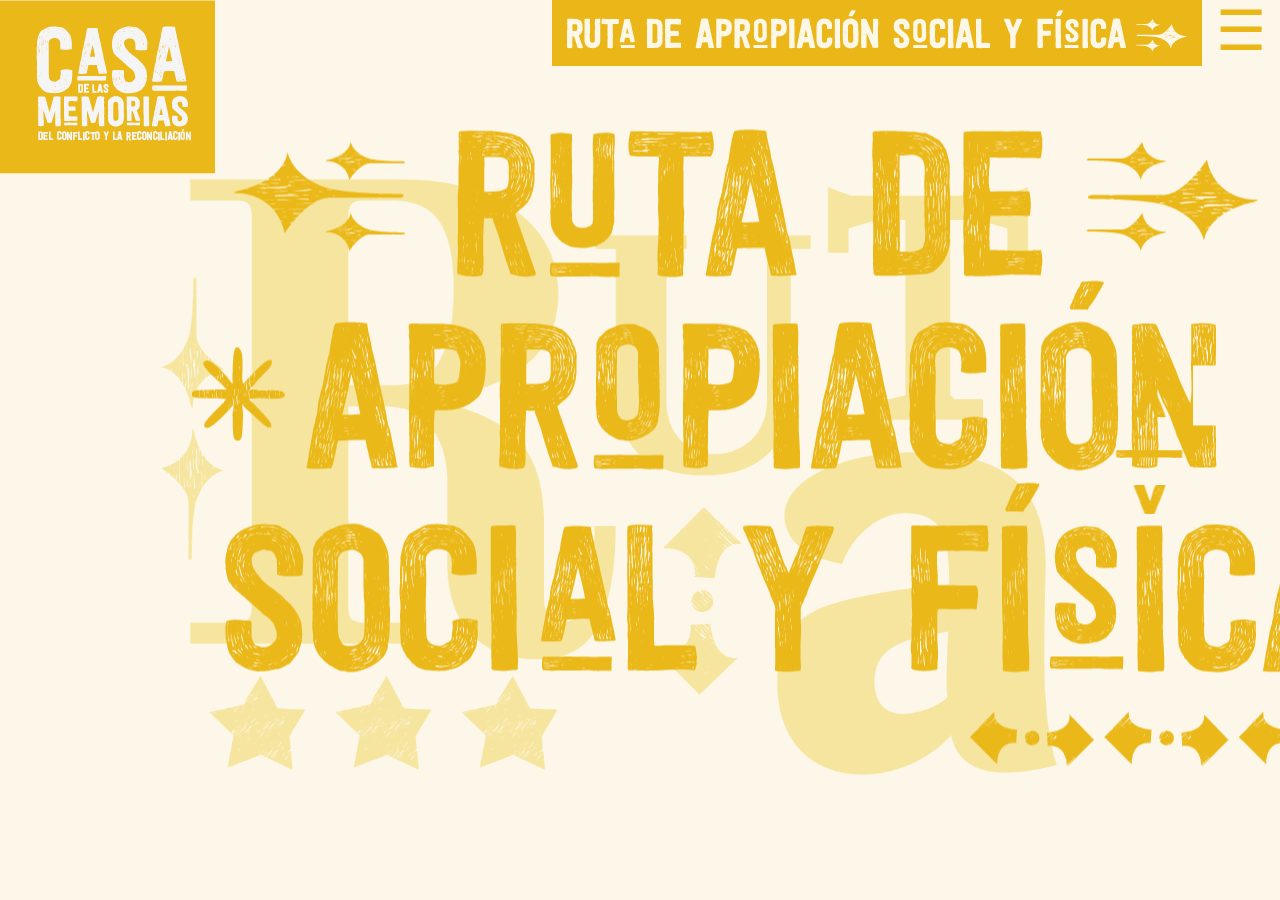
<file: index.html>
<!DOCTYPE html>
<html>
	<head>
	    <meta charset="utf-8">
		<title>Ruta de apropiación social y física</title>
		<link rel="stylesheet" href="css/normalize.css">
		<link rel="stylesheet" href="css/style.css">	
		<meta name="viewport" content="width=device-width, user-scalable=no"> 
	</head>

<body id="bodyIndex" style="background-image: url('img/ruta.png');" >
	<header>
		<div class="logo">
			<a href="index.html"><img src="img/logo-casa-de-la-memoria.png"></a>
		</div>
		<div class="menu">
			<div class="seccion">
				<img src="img/ruta-social-fisica-banner.png">
			</div>
			<span id="hamburguesa" onclick="openNavMenuIndex()">&#9776;</span>
			<div id="mySidenavMenuIndex" class="sidenavMenu">
				<ul>
				<li><a href="ruta-apropiacion-social.html" onclick="closeNavMenu();"><img src="img/ruta-social-banner.png"></a></li>
				<hr>
			 	<li><a href="ruta-apropiacion-fisica.html" onclick="closeNavMenu();"><img src="img/ruta-fisica-banner.png"></a></li>
				<hr>
				<a href="javascript:void(0)" class="closebtn" onclick="closeNavMenuIndex()"><img src="img/close.png"></a>
				</ul>
			</div>
		</div>
	</header>
	<section>
		<div class="layer"></div>
		<div class="contenido">
			<div class="slide texto">
				<img src="img/ruta-01.png">
				<div class="hider-arriba" id="hider-home"></div>
			</div>
			<div class="slide texto up">
				<p>"Un lugar de memoria es esencialmente un lugar de esperanza, donde recordamos permanentemente nuestra capacidad de resiliencia, resistencia, construcción y decisión de paz".</p>
				<p>Sobreviviente de Bojayá en encuentro de memorias 2017</p>
			</div>	
			
			<div class="slide menuSlide">
				<div id="menuBarra">
					<a href="index.html"><img id="menuLogo" src="img/logo-casa-beige.png"></a>
					<img id="menuBanner" src="img/ruta-social-y-fisica-banner-naranja.png">
				</div>

					<a href="ruta-apropiacion-social.html"><img id="menu1" src="img/ruta-social.png"></a>
					<a href="ruta-apropiacion-fisica.html"><img id="menu2" src="img/ruta-fisica.png"></a>
					<hr id="menuHr2">
			
			</div>

			<!-- Controles -->
			<div class="control-slider">
				<p class="arriba" id="arriba" onclick="plusSlides(-1);"><img src="img/arriba.png"></p>
				<p class="centro"><img src="img/centro.png"></p>
				<p class="abajo" id="abajo" onclick="plusSlides(1)"><img src="img/abajo.png"></p>
		    </div>

		</div>
	</section>

	<script src="js/main.js"></script>
</body>

</html>
</file>
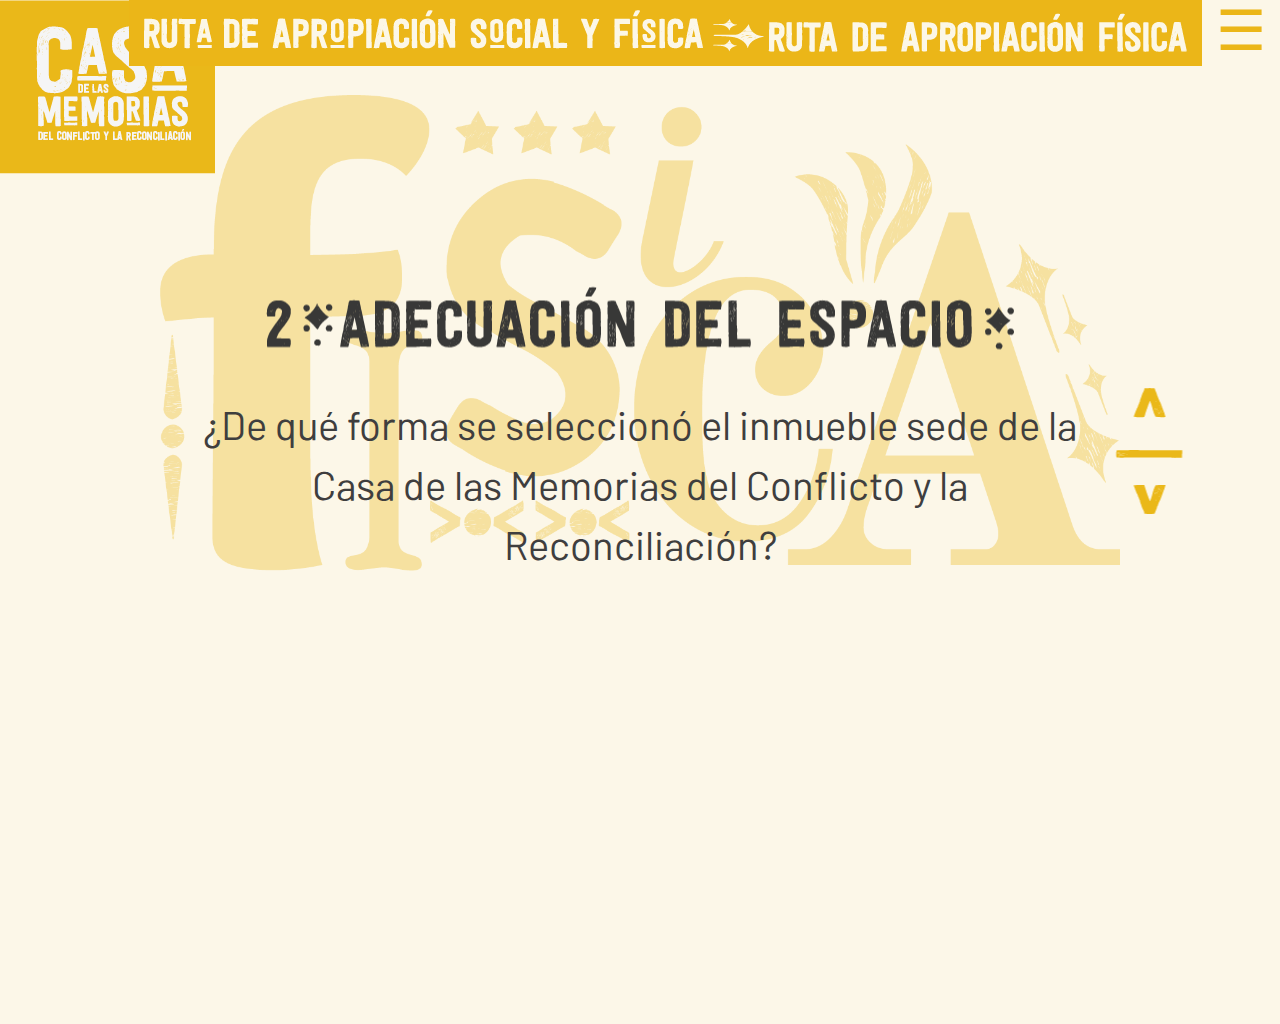
<file: adecuacion-espacio.html>
<!DOCTYPE html>
<html>
	<head>
	    <meta charset="utf-8">
		<title>Ruta de apropiación física</title>
		<link rel="stylesheet" href="css/normalize.css">
		<link rel="stylesheet" href="css/style.css">	
		<meta name="viewport" content="width=device-width, user-scalable=no"> 
	</head>

<body style="background-image: url('img/fisica.png');" >
	<header>
		<div class="logo">
			<a href="index.html"><img src="img/logo-casa-de-la-memoria.png"></a>
		</div>
		<div class="menu">
			<div class="seccion">
				<img src="img/ruta-social-fisica-banner.png">
				<img src="img/ruta-fisica-banner.png" alt="">
			</div>
			<span id="hamburguesa" onclick="openNavMenu()">&#9776;</span>
			<div id="mySidenavMenu" class="sidenavMenu">
				<ul>
					<li><a href="ruta-apropiacion-social.html" onclick="closeNavMenu();"><img
								src="img/ruta-social-banner.png"></a></li>
					<hr>

					<hr>
					<a href="javascript:void(0)" class="closebtn" onclick="closeNavMenu()"><img src="img/close.png"></a>
				</ul>
			</div>
		</div>
	</header>
	<section>
		<div class="layer"></div>
		<div class="contenido">
		
			<div class="slide texto">
				<img src="img/adecuación-del-espacio-negro.png">
				<p>¿De qué forma se seleccionó el inmueble
					sede de la Casa de las Memorias del Conflicto				
					y la Reconciliación?</p>
            </div>	
            <div class="slide texto">
				<img src="img/adecuación-del-espacio-negro.png">
				<p>Como primera opción, se contempló que su sede sería el edificio Coltabaco. Sin embargo, el
					estado del inmueble, el contexto de ubicación, las características espaciales y normativas, las
					condiciones jurídicas del predio y los costos del proyecto de adecuación impidieron continuar				
					con esta opción.</p>
            </div>	
            <div class="slide texto">
				<img src="img/adecuación-del-espacio-negro.png">
				<p>Después de realizar un estudio de factibilidad y revisión de predios en el municipio, se concluyó
					que el inmueble denominado “Casa la Merced” contaba con las condiciones para comenzar el
					desarrollo del espacio expositivo. Su condición de Bien de Interés Cultural – BIC, su ubicación
					estratégica en el Centro Histórico y el estar inmerso en un espacio cultural de la ciudad, le					
					otorgaba valores agregados al proyecto.</p>
				<p>Dado que el inmueble fue restaurado entre los años 2002 a 2004, presentaba buen estado
					general, contaba con un área adecuada y aprobación para uso de suelo institucional. Además, su
					distribución espacial permitía la flexibilidad de los espacios expositivos, sus recorridos y la				
					inclusión de elementos complementarios en el patio posterior.</p>
            </div>	
            
            <div class="slide texto">
				<p>2 AQUI VA UNA IMAGEN</p>
            </div>	
            <div class="slide texto">
				<p>2 AQUI VA UNA IMAGEN</p>
            </div>	
         
            
			<div class="slide texto menuPrueba">
				<a class="seccionMenu" href="apropiacion-espacio-fisico.html"><img src="img/apropiacion-espacio-fisico-menu.png" alt=""></a>
				<a class="seccionMenu" href="adecuacion-espacio.html"><img src="img/adecuación-del-espacio-menu.png" alt=""></a>
				<a class="seccionMenu" href="alianza.html"><img src="img/3-alianzas-menu.png" alt=""></a>
				<div class="hider-arriba" id="hider-menuAbajo_2"></div>
			</div>

			<!-- Controles -->
			<div class="control-slider">
				<p class="arriba" id="arriba" onclick="plusSlides(-1);"><img src="img/arriba.png"></p>
				<p class="centro"><img src="img/centro.png"></p>
				<p class="abajo" id="abajo" onclick="plusSlides(1)"><img src="img/abajo.png"></p>
		    </div>

		</div>
	</section>

	<script src="js/main.js"></script>
</body>

</html>
</file>
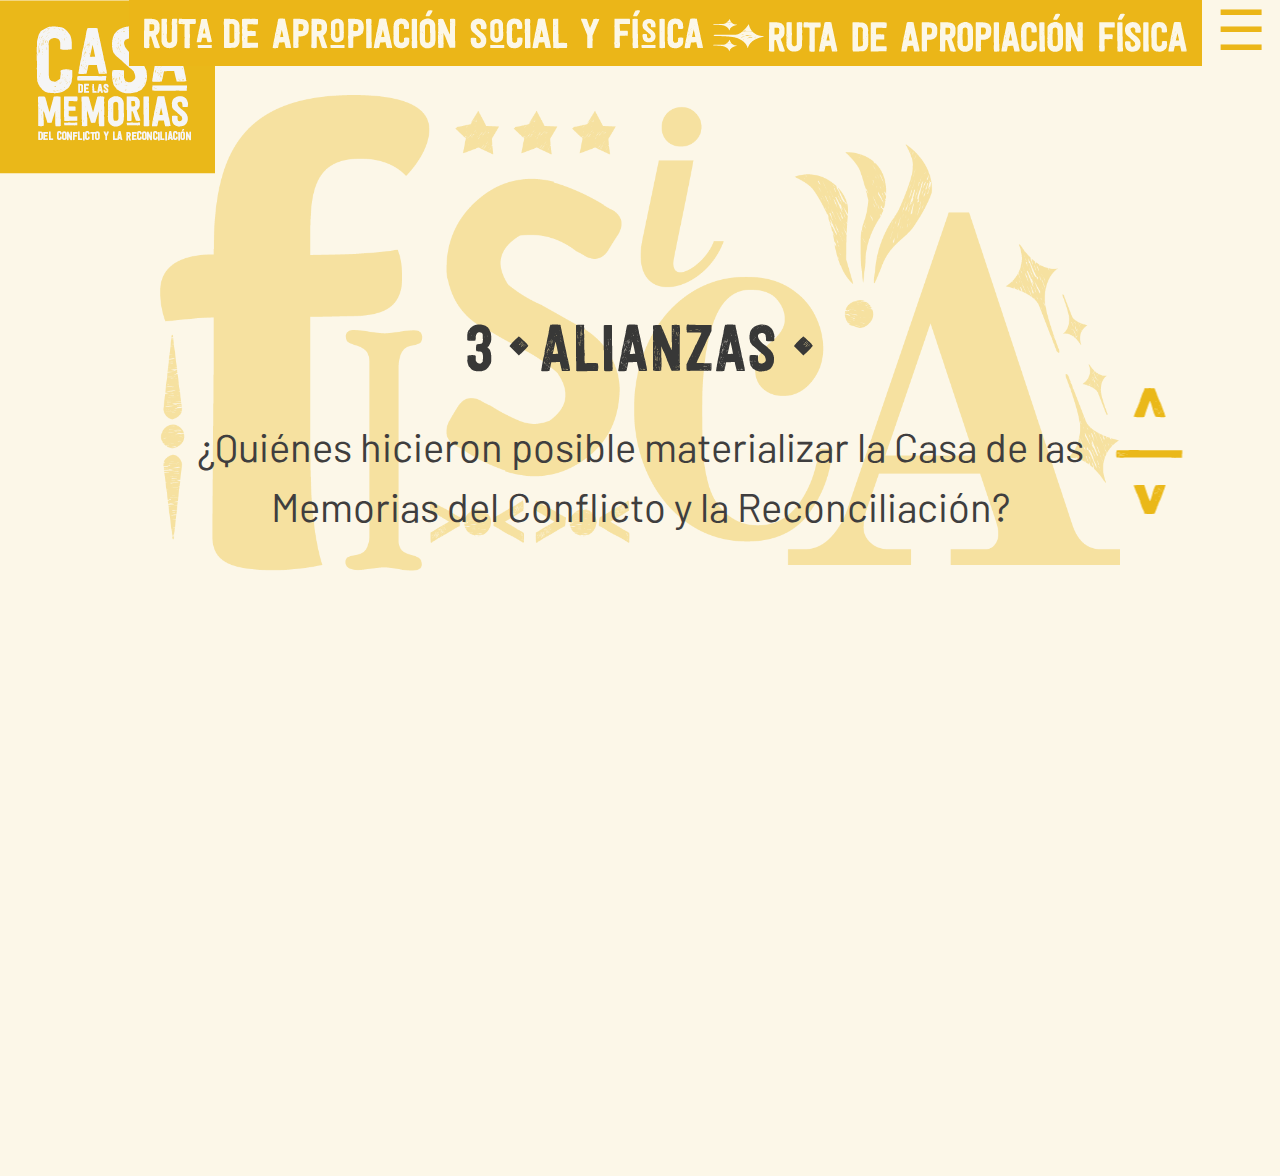
<file: alianza.html>
<!DOCTYPE html>
<html>

<head>
	<meta charset="utf-8">
	<title>Ruta de apropiación física</title>
	<link rel="stylesheet" href="css/normalize.css">
	<link rel="stylesheet" href="css/style.css">
	<meta name="viewport" content="width=device-width, user-scalable=no">
</head>

<body style="background-image: url('img/fisica.png');">
	<header>
		<div class="logo">
			<a href="index.html"><img src="img/logo-casa-de-la-memoria.png"></a>
		</div>
		<div class="menu">
			<div class="seccion">
				<img src="img/ruta-social-fisica-banner.png">
				<img src="img/ruta-fisica-banner.png" alt="">
			</div>
			<span id="hamburguesa" onclick="openNavMenu()">&#9776;</span>
			<div id="mySidenavMenu" class="sidenavMenu">
				<ul>
					<li><a href="ruta-apropiacion-social.html" onclick="closeNavMenu();"><img
								src="img/ruta-social-banner.png"></a></li>
					<hr>

					<hr>
					<a href="javascript:void(0)" class="closebtn" onclick="closeNavMenu()"><img src="img/close.png"></a>
				</ul>
			</div>
		</div>
	</header>
	<section>
		<div class="layer"></div>
		<div class="contenido">

			<div class="slide texto">
				<img src="img/3-alianzas-negro.png">
				<p>¿Quiénes hicieron posible materializar
					la Casa de las Memorias del Conflicto
					y la Reconciliación?</p>
			</div>
			<div class="slide texto">
				<img src="img/3-alianzas-negro.png">
				<p>En cada uno de los procesos de diseño, intervención y producción se contó con el apoyo de
					diversas entidades y organismos, quienes realizaron gestiones de directriz, acompañamiento,
					orientaciones y actividades conjuntas, entre otras acciones, en áreas específicas para el
					desarrollo del proceso.</p>
				<p>Durante los diseños y la obra de adecuación de la Casa de las Memorias del Conflicto y la
					Reconciliación se contó con el apoyo de las siguientes instituciones:</p>
			</div>
			<div class="slide texto">
				<img src="img/3-alianzas-negro.png">
				<p>- Departamento Administrativo de Gestión del Medio Ambiente (DAGMA) de la Alcaldía de Santiago de
					Cali <br>
					- Subsecretaría de Infraestructura Deportiva y Recreativa de la Alcaldía de Santiago de Cali <br>
					- Benemérito Cuerpo de Bomberos Voluntarios de Cali <br>
					- Curaduría Urbana No 3 de Cali - Instituto para la Investigación y la Preservación del Patrimonio
					Natural y Cultural del Valle del Cauca (INCIVA) <br>
					- Secretaría de Cultura, así como Subsecretaría de Patrimonio, Bibliotecas e Infraestructura
					Cultural de la Alcaldía de Santiago de Cali <br>
					- Instituto Colombiano de Antropología e Historia (ICANH) <br>
					- Departamento Administrativo de Planeación Municipal de la Alcaldía de Santiago de Cali <br>
					- Ministerio de Cultura <br>
					- Secretaría de Movilidad de la Alcaldía de Santiago de Cali <br>
					- Unidad Administrativa Especial de Gestión de Bienes y Servicios de la Alcaldía de Santiago de
					Cali.</p>
			</div>

			<div class="slide texto">
				<img src="img/3-alianzas-negro.png">
				<p>Asimismo, en el proceso museográfico de la Casa de las Memorias del Conflicto
					y la Reconciliación se contó con el apoyo de la Pontificia Universidad Javeriana, Cali
					– Instituto de Estudios Interculturales (Porticus y Agencia Vasca de Cooperación	
					para el Desarrollo).</p>
				<p>AQUI VAN LOGOS</p>
			</div>

			<div class="slide texto">
				<p>AQUI VA UN DOCUMENTO</p>
			</div>


			<div class="slide texto menuPrueba">
				<a class="seccionMenu" href="apropiacion-espacio-fisico.html"><img src="img/apropiacion-espacio-fisico-menu.png" alt=""></a>
				<a class="seccionMenu" href="adecuacion-espacio.html"><img src="img/adecuación-del-espacio-menu.png" alt=""></a>
				<a class="seccionMenu" href="alianza.html"><img src="img/3-alianzas-menu.png" alt=""></a>
				<div class="hider-arriba" id="hider-menuAbajo_2"></div>
			</div>


			<!-- Controles -->
			<div class="control-slider">
				<p class="arriba" id="arriba" onclick="plusSlides(-1);"><img src="img/arriba.png"></p>
				<p class="centro"><img src="img/centro.png"></p>
				<p class="abajo" id="abajo" onclick="plusSlides(1)"><img src="img/abajo.png"></p>
			</div>

		</div>
	</section>

	<script src="js/main.js"></script>
</body>

</html>
</file>
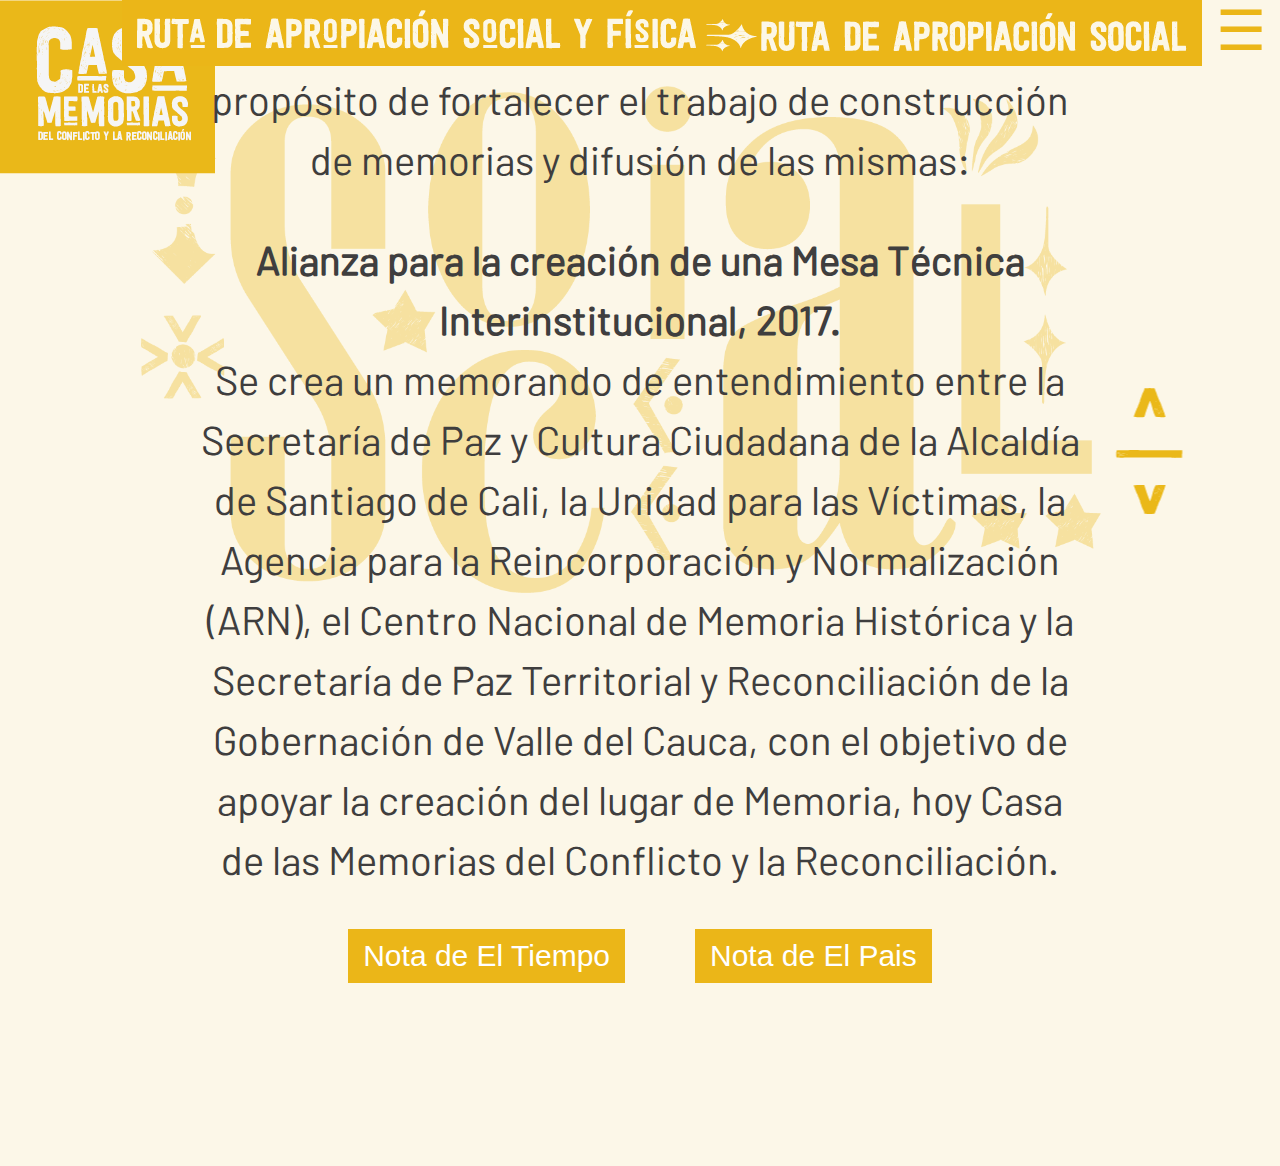
<file: alianzas-04.html>
<!DOCTYPE html>
<html>

<head>
    <meta charset="utf-8">
    <title>Ruta de apropiación social</title>
    <link rel="stylesheet" href="css/normalize.css">
    <link rel="stylesheet" href="css/style.css">
    <meta name="viewport" content="width=device-width, user-scalable=no">
</head>

<body id="bodySocial" style="background-image: url('img/social.png');">
    <header>
        <div class="logo">
            <a href="index.html"><img src="img/logo-casa-de-la-memoria.png"></a>
        </div>
        <div class="menu">
            <div class="seccion">
                <img src="img/ruta-social-fisica-banner.png">
                <img src="img/ruta-social-banner.png">
            </div>
            <span id="hamburguesa" onclick="openNavMenu()">&#9776;</span>
            <div id="mySidenavMenu" class="sidenavMenu">
                <ul>
                    <li><a href="ruta-apropiacion-fisica.html" onclick="closeNavMenu();"><img
                                src="img/ruta-fisica-banner.png"></a></li>
                    <hr>

                    <hr>
                    <a href="javascript:void(0)" class="closebtn" onclick="closeNavMenu()"><img src="img/close.png"></a>
                </ul>
            </div>
        </div>
    </header>
    <section>

        <div class="layer"></div>
        <div class="contenido">
             <!-- ALIANZAS -->

             <div class="slide texto">
                <img src="img/alianzas-negro.png">
                <p>Se realizaron cinco alianzas institucionales con el propósito de fortalecer el trabajo
                    de construcción de memorias y difusión de las mismas:</p>
                <div>
                    <p><strong>Alianza para la creación de una Mesa Técnica Interinstitucional, 2017. <br></strong>
                        Se crea un memorando de entendimiento entre la Secretaría de Paz y Cultura Ciudadana de la
                        Alcaldía de Santiago de Cali, la Unidad para las Víctimas, la Agencia para la Reincorporación y
                        Normalización (ARN), el Centro Nacional de Memoria Histórica y la Secretaría de Paz
                        Territorial y Reconciliación de la Gobernación de Valle del Cauca, con el objetivo de apoyar la
                        creación del lugar de Memoria, hoy Casa de las Memorias del Conflicto y la Reconciliación.</p>
                    <div class="socialPadre_2">
                        <div class="subMenu" onclick="openModal28();">Nota de El Tiempo</div>
                        <div class="subMenu" onclick="openModal29();">Nota de El Pais</div>
                    </div>
                </div>
                <div class="hider-arriba" id="hider-alianzas"></div>

                <!-- Modals -->
                <div id="myModal28" class="modal" style="display: none;">
                    <div class="modal-sensibilidad ">
                        <span class="close" onclick="closeModal28();">×</span>
                        <div class="modal-body">
                            <iframe src="https://www.eltiempo.com/colombia/cali/museo-de-la-memoria-en-cali-107826"
                                style="width:1000px; height:900px;" frameborder="0"></iframe>
                        </div>
                    </div>
                </div>


                <div id="myModal29" class="modal" style="display: none;">
                    <div class="modal-sensibilidad ">
                        <span class="close" onclick="closeModal29();">×</span>
                        <div class="modal-body">
                            <iframe
                                src="https://www.elpais.com.co/proceso-de-paz/cali-tendra-museo-de-la-memoria-historica-del-conflicto.html"
                                style="width:1000px; height:900px;" frameborder="0"></iframe>
                        </div>
                    </div>
                </div>
            </div>

            <div class="slide texto">
                <img src="img/alianzas-negro.png" alt="">
                <p><strong>• Alianza de cooperación internacional con la ONG ACDI VOCA, 2017 - 2019.</strong>
                    Se crea para darle impulso a la construcción de mínimos sociales para la Casa de las Memorias,
                    mediante la contratación de 3 profesionales y el apoyo en la producción discográfica del
                    CD "Cantos Pacíficos para la Memoria y la Reconciliación" en convenio con el Centro
                    Nacional de Memoria Histórica.\onciliación.</p>

                <p>A continuación, se reconoce a las personas delegadas que aportaron en este proceso:
                    Diana Britto Ruiz (2017-2018), Silvia Cristina Caicedo Muñoz y Carlos Andrés Sánchez - Universidad
                    de San
                    Buenaventura Cali. Freddy Alfonso Guerrero Rodríguez - Pontificia Universidad Javeriana. Nelson
                    Molina Valencia -
                    Universidad del Valle. Luis Fernando Barón Porras y Diego Cagüeñas Rozo- Universidad Icesi. Ana
                    Lucia Sánchez
                    Villafañe y María Catalina Echeverry Londoño - Universidad Cooperativa de Colombia. Charo Andrea
                    Pacheco Orozco
                    y Javier Sacha Tafur Mangada - Universidad Santiago de Cali.</p>
            </div>

            <div class="slide texto">
                <img src="img/alianzas-negro.png" alt="">
                <p><strong>• Alianza para la creación de una Mesa Académica, 2018.</strong>

                    Se crea un memorando de entendimiento entre la Secretaría de Paz y Cultura Ciudadana de
                    la Alcaldía de Santiago de Cali, la Universidad de San Buenaventura Cali (USB), la Pontificia
                    Universidad Javeriana Cali (PUJ), la Universidad Santiago de Cali, la Universidad del Valle, la
                    Universidad Cooperativa de Colombia Sede Cali (UCC) y la Universidad ICESI, con el objetivo de
                    respaldar el proceso de estructuración de la Casa de las Memorias del Conflicto y la Reconciliación.
                </p>
            </div>

            <div class="slide texto">
                <<img src="img/alianzas-negro.png" alt="">
                    <div>
                        <p><strong>• Alianza con la Secretaría de Cultura en el marco del Festival de Música
                                del Pacífico Petronio Álvarez, versión XXII de 2018 y versión XXIII de 2019.</strong>
                            Esta alianza permitió la participación de la Secretaría de Paz y Cultura Ciudadana en el
                            stand
                            del
                            Quilombo Pedagógico en los años 2018 y 2019. Así mismo, la inclusión de una modalidad dentro
                            del
                            concurso en su versión XXII, que premió las mejores canciones inéditas por cada categoría
                            del
                            festival, con temáticas alusivas a la memoria y la reconciliación y la grabación del CD
                            “Cantos
                            pacíficos para la Memoria y la Reconciliación” en el año 2018.</p>
                        <div class="socialPadre_2">
                            <div class="subMenu" onclick="openModal30();">Ver noticia</div>
                            <div class="subMenu" onclick="openSliderAlianza();">Letras de canciones</div>
                        </div>
                    </div>

                    <div id="myModal30" class="modal" style="display: none;">
                        <div class="modal-alianza">
                            <span class="close" onclick="closeModal30();">×</span>
                            <div class="modal-body">
                                <iframe
                                    src="https://www.cali.gov.co/cultura/publicaciones/138746/festival-petronio-alvarez-premiara-la-mejor-cancion-inedita-de-memoria-y-reconciliacion/"
                                    style="width:1000px; height:900px;" frameborder="0"></iframe>
                            </div>
                        </div>
                    </div>

                    <div id="sliderAlianza" class="slide-contenedor" style="display: none;">
                        <div>
                            <div class="miSlider fade">
                                <iframe
                                    src="https://www.elpais.com.co/proceso-de-paz/cali-tendra-museo-de-la-memoria-historica-del-conflicto.html"
                                    frameborder="0"></iframe>
                            </div>
                            <div class="miSlider fade">
                                <iframe
                                    src="https://www.elpais.com.co/proceso-de-paz/cali-tendra-museo-de-la-memoria-historica-del-conflicto.html"
                                    frameborder="0"></iframe>
                            </div>
                            <div class="miSlider fade">
                                <iframe
                                    src="https://www.elpais.com.co/proceso-de-paz/cali-tendra-museo-de-la-memoria-historica-del-conflicto.html"
                                    frameborder="0"></iframe>
                            </div>

                            <div class="direcciones">
                                <a href="#" class="atras" onclick="avanzaSlide(-1)">&#10094</a>
                                <a href="#" class="adelante" onclick="avanzaSlide(1)">&#10095</a>
                            </div>
                            <div class="barras">
                                <span class="barra active" onclick="posicionSlide(1)"></span>
                                <span class="barra " onclick="posicionSlide(2)"></span>
                                <span class="barra " onclick="posicionSlide(3)"></span>
                            </div>
                        </div>
                        <span class="closeSlider" onclick="closeSliderAlianza();">×</span>

                    </div>
            </div>

            <div class="slide texto">
                <img src="img/alianzas-negro.png" alt="">
                <p><strong>• Alianza para la temporada "Luz para la Memoria", con el Museo La Tertulia, 2019.</strong>
                    El objetivo de este convenio fue implementar escenarios para el reconocimiento de las
                    afectaciones del conflicto armado en Santiago de Cali y promocionar la memoria histórica
                    y el Museo Casa de las Memorias del Conflicto y la Reconciliación mediante la exposición
                    El Testigo de Jesús Abad Colorado, así como de múltiples actividades pedagógicas
                    y espacios de sensibilización.</p>
            </div>

            <div class="slide texto">
                <a class="seccionMenu"  href="componente-academico.html"><img src="img/componente-academico-menu.png" alt=""></a>
                <a class="seccionMenu" href="construccion-memorias.html"><img src="img/construccion-memorias-menu.png" alt=""></a>
                <a class="seccionMenu" href="sensibilidad.html"><img src="img/sensibilidad-menu.png" alt=""></a>
                <a class="seccionMenu"  href="alianzas-04.html"><img src="img/alianzas-menu.png" alt=""></a>
                <a class="seccionMenu"  href="proyecciones.html"><img src="img/proyecciones-menu.png" alt=""></a>
                <div class="hider-arriba" id="hider-menuAbajo"></div>
            </div>

             <!-- Controles -->
             <div class="control-slider">
                <p class="arriba" id="arriba" onclick="plusSlides(-1);"><img src="img/arriba.png"></p>
                <p class="centro"><img src="img/centro.png"></p>
                <p class="abajo" id="abajo" onclick="plusSlides(1)"><img src="img/abajo.png"></p>
            </div>

        </div>
    </section>



    <!-- JS -->
    <script src="js/main.js"></script>
    <script src="js/slider.js"></script>
</body>

</html>
</file>
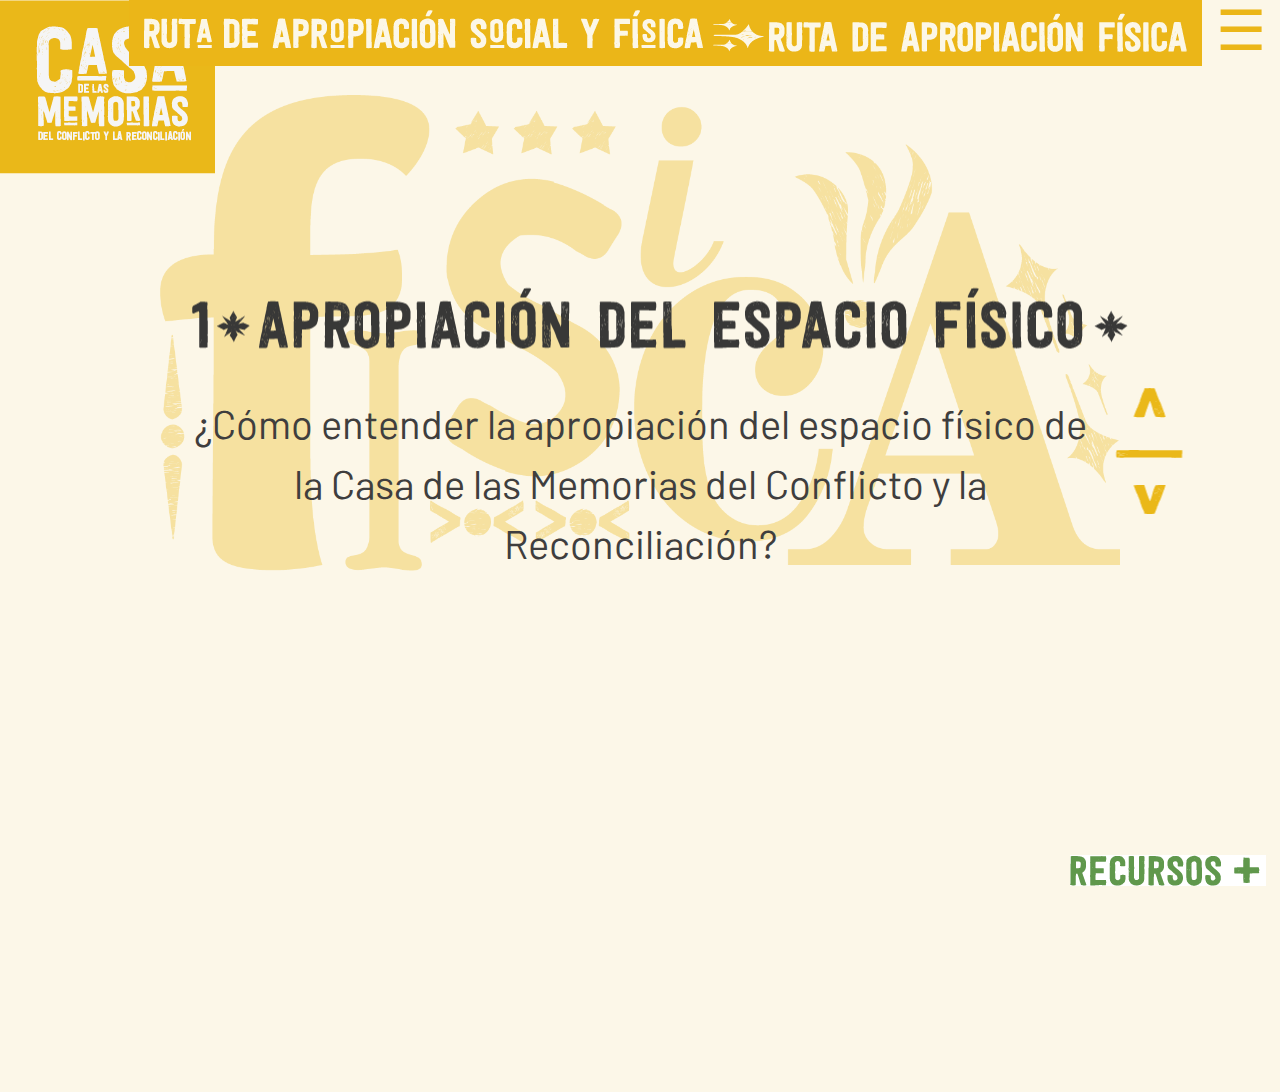
<file: apropiacion-espacio-fisico.html>
<!DOCTYPE html>
<html>
	<head>
	    <meta charset="utf-8">
		<title>Ruta de apropiación física</title>
		<link rel="stylesheet" href="css/normalize.css">
		<link rel="stylesheet" href="css/style.css">	
		<meta name="viewport" content="width=device-width, user-scalable=no"> 
	</head>

<body style="background-image: url('img/fisica.png');" >
	<header>
		<div class="logo">
			<a href="index.html"><img src="img/logo-casa-de-la-memoria.png"></a>
		</div>
		<div class="menu">
			<div class="seccion">
				<img src="img/ruta-social-fisica-banner.png">
				<img src="img/ruta-fisica-banner.png" alt="">
			</div>
			<span id="hamburguesa" onclick="openNavMenu()">&#9776;</span>
			<div id="mySidenavMenu" class="sidenavMenu">
				<ul>
					<li><a href="ruta-apropiacion-social.html" onclick="closeNavMenu();"><img
								src="img/ruta-social-banner.png"></a></li>
					<hr>

					<hr>
					<a href="javascript:void(0)" class="closebtn" onclick="closeNavMenu()"><img src="img/close.png"></a>
				</ul>
			</div>
		</div>
	</header>
	<section>
		<div class="layer"></div>
		<div class="contenido">
			
			<div class="slide texto">
				<img src="img/apropiacion-espacio-fisico-negro.png">
				<p>¿Cómo entender la apropiación
					del espacio físico de la Casa
					de las Memorias del Conflicto
					
					y la Reconciliación?</p>
            </div>	
            
            <div class="slide texto">
                <p>AQUI VA UNA IMAGEN</p>
            </div>	
            
            <div class="slide texto">
				<<img src="img/apropiacion-espacio-fisico-negro.png">
				<p>Cuando se definió el lugar físico de la Casa de las Memorias del Conflicto y la Reconciliación, las
					comunidades participantes del proceso no encontraban una conexión con este bien
					patrimonial, pues expresaban que se distanciaba de sus recorridos vitales e incluso expresaban					
					que este era un lugar frágil y podía deteriorarse con facilidad. Esta percepción fue					
					transformándose mediante un proceso de apropiación del espacio físico a través de talleres y					
					visitas guiadas a la Casa, así como al entorno patrimonial.</p>
				<p>La premisa básica para generar cercanía a la Casa fue comprender que, a menor uso, mayor
					deterioro de la misma. También fue necesario comprender que la Casa debía pasar por un
					proceso de transformación para cumplir con las normativas de accesibilidad con el objetivo de					
					que sus visitantes se sientan cómodos y seguros.</p>
            </div>	

            <div class="slide texto">
				<img src="img/apropiacion-espacio-fisico-negro.png">
				<p>Este proceso implicó la realización de seis talleres en los que se compartieron reflexiones sobre
					los valores patrimoniales de la casa, así como del centro histórico, que permitieron comprender					
					el legado histórico, cultural, estético y simbólico				
					de las formas de vida del pasado, al igual que sus formas materiales y técnicas constructivas,				
					apoyadas por objetos arqueológicos hallados en el inmueble.</p>
				<p>Estas acciones de divulgación y apropiación deben continuar en el tiempo
					y contar con proyecciones que vinculen cada vez más a los diferentes públicos					
					de Santiago de Cali.</p>
            </div>	

            <div class="slide texto">
                <p>AQUI VA UNA IMAGEN</p>
            </div>	

            <div class="slide texto">
                <p>AQUI VA UNA IMAGEN</p>
			</div>	
			
			
            <div class="slide texto menuPrueba">
				<a class="seccionMenu" href="apropiacion-espacio-fisico.html"><img src="img/apropiacion-espacio-fisico-menu.png" alt=""></a>
				<a class="seccionMenu" href="adecuacion-espacio.html"><img src="img/adecuación-del-espacio-menu.png" alt=""></a>
				<a class="seccionMenu" href="alianza.html"><img src="img/3-alianzas-menu.png" alt=""></a>
				<div class="hider-arriba" id="hider-menuAbajo_2"></div>
			</div>
			

			<!-- Controles -->
			<div class="control-slider">
				<p class="arriba" id="arriba" onclick="plusSlides(-1);"><img src="img/arriba.png"></p>
				<p class="centro"><img src="img/centro.png"></p>
				<p class="abajo" id="abajo" onclick="plusSlides(1)"><img src="img/abajo.png"></p>
		    </div>

		</div>
	</section>

	<footer>
		<span id="hamburguesa" onclick="openNavRecursos()"><img src="img/recursos_+.png"></span>
		<div id="mySidenavRecursos" class="sidenavRecursos">
			 	<a href="javascript:void(0)" class="closebtn" onclick="closeNavRecursos()"><img src="img/close.png"></a>
			 	<img id="img-recursos"src="img/recursos.png">
				<a onclick="closeNavRecursos(); openModal1();"><img id="img-pdf" src="img/www.png">Metodologías talleres <br> apropiación física<hr></a>
		</div>
	</footer>

	<script src="js/main.js"></script>
</body>

</html>
</file>
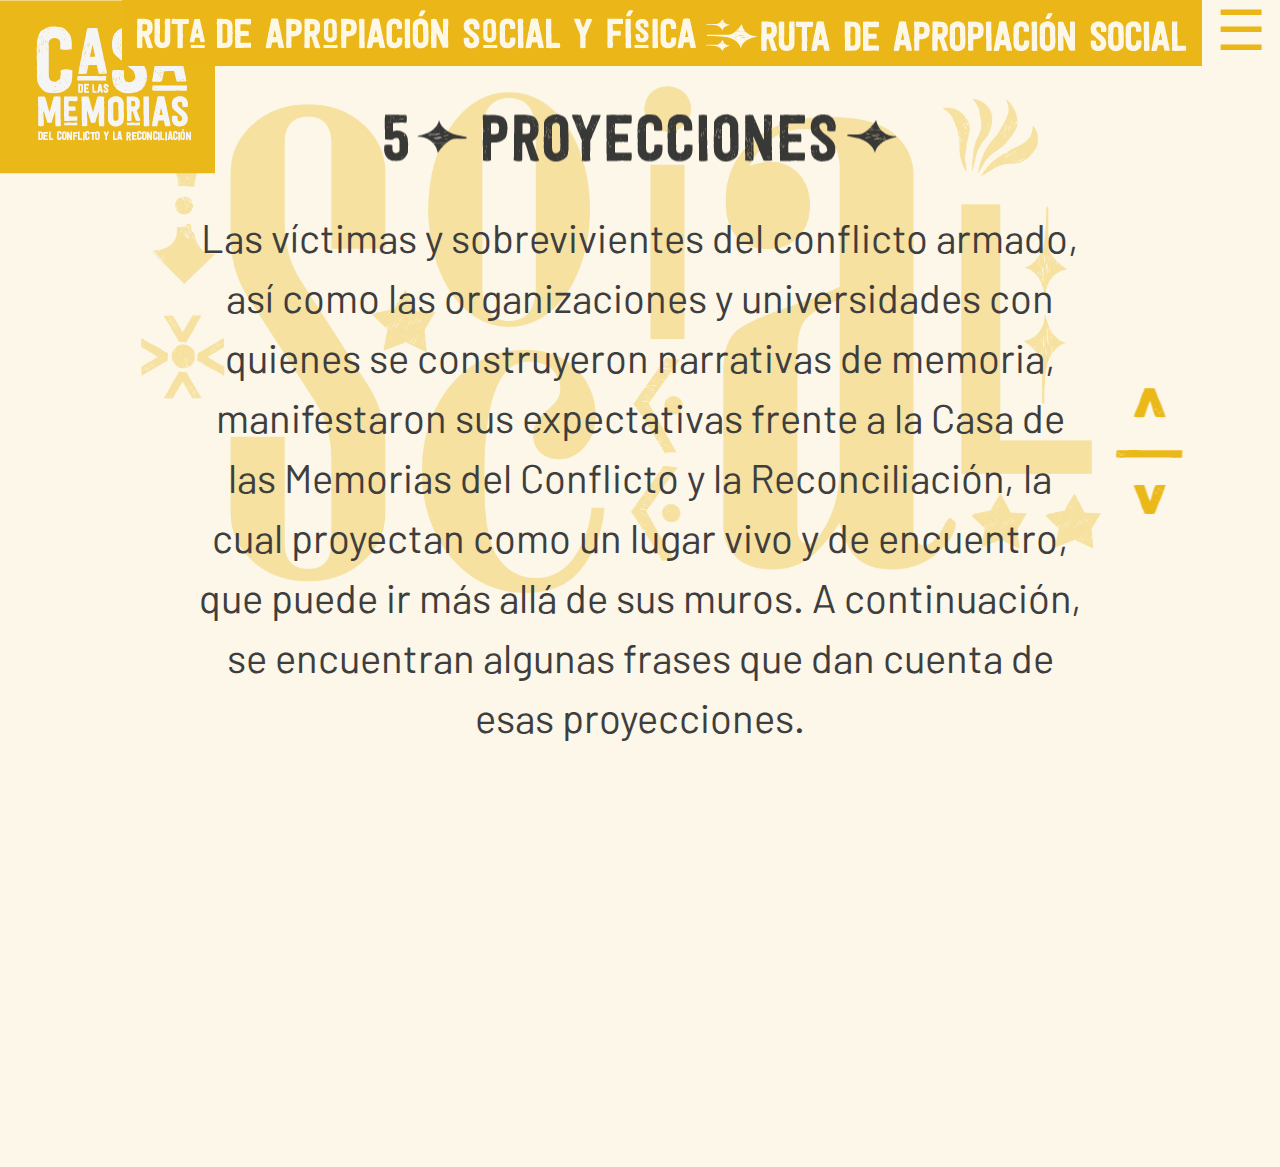
<file: proyecciones.html>
<!DOCTYPE html>
<html>

<head>
    <meta charset="utf-8">
    <title>Ruta de apropiación social</title>
    <link rel="stylesheet" href="css/normalize.css">
    <link rel="stylesheet" href="css/style.css">
    <meta name="viewport" content="width=device-width, user-scalable=no">
</head>

<body id="bodySocial" style="background-image: url('img/social.png');">
    <header>
        <div class="logo">
            <a href="index.html"><img src="img/logo-casa-de-la-memoria.png"></a>
        </div>
        <div class="menu">
            <div class="seccion">
                <img src="img/ruta-social-fisica-banner.png">
                <img src="img/ruta-social-banner.png">
            </div>
            <span id="hamburguesa" onclick="openNavMenu()">&#9776;</span>
            <div id="mySidenavMenu" class="sidenavMenu">
                <ul>
                    <li><a href="ruta-apropiacion-fisica.html" onclick="closeNavMenu();"><img
                                src="img/ruta-fisica-banner.png"></a></li>
                    <hr>

                    <hr>
                    <a href="javascript:void(0)" class="closebtn" onclick="closeNavMenu()"><img src="img/close.png"></a>
                </ul>
            </div>
        </div>
    </header>
    <section>

        <div class="layer"></div>
        <div class="contenido">
            <!-- PROYECCIONES -->

            <div class="slide texto">
                <img src="img/proyecciones-negro.png">
                <p>Las víctimas y sobrevivientes del conflicto armado, así como las organizaciones y universidades
                    con quienes se construyeron narrativas de memoria, manifestaron sus expectativas frente a la Casa
                    de las Memorias del Conflicto y la Reconciliación, la cual proyectan como un lugar vivo y de
                    encuentro,
                    que puede ir más allá de sus muros. A continuación, se encuentran algunas frases que dan cuenta de
                    esas proyecciones.</p>
                <div class="hider-arriba" id="hider-proyecciones"></div>
            </div>

            <div class="slide texto">
                <img src="img/proyecciones-negro.png">
                <p>"Para la vida, mirando atrás, se corrigen cosas, a través de los otros se vive la memoria, no es sólo
                    crear
                    un museo, hablar de la violencia, conflicto, mejor debería ser hablar de personas, todo esto nos
                    compete
                    a todos así sea distintas maneras"</p>
                <p>Taller Imagen Marca - ejercicio de exploración para la creación de nombre e ícono del museo, 2018.
                </p>
                <p>“Por eso me parece importante que repliquen el museo o la memoria, (...) entonces replicar que hay un
                    lugar de héroes, porque nosotros somos héroes, nosotros al ser desplazados y empezar desde ceros,
                    somos los verdaderos héroes”.</p>
                <p>I Encuentro de Víctimas, 2017.</p>
                <p>“Desde la memoria debemos trabajar por la verdad que nos acerca a la justicia, a la reparación y a la
                    no
                    repetición de hechos violentos, al contar las historias de las víctimas del conflicto”.</p>
                <p>I Encuentro de Víctimas, 2017.</p>
            </div>

            <div class="slide texto">
                <img src="img/proyecciones-negro.png">
                <p>“Hay que narrar lo que somos y no lo que nos pasó únicamente”.
                    <span>Mujeres víctimas - sobrevivientes radicadas en Cali y Mesa de Participación Efectiva de las
                        Víctimas de Cali y suroccidente colombiano, 2017.</span>
                </p>
                <p>“Se debe reconocer que las víctimas en nuestra lucha y sobrevivencia, ya hemos hecho historia”
                    <span>Mesa Casa de la Memoria de Tumaco y la Costa Pacífica Nariñense.</span>
                </p>
                <p>“Es recoger todas las condiciones y recoger el conocimiento de cómo sobrevivimos a nuestra historia”
                    <span>Mesa Casa de la Memoria de Tumaco y la Costa Pacífica Nariñense.</span>
                </p>
                <p>“Lo mejor es que en medio del dolor no se pierde la resistencia (...) que este sitio [Museo] nos
                    sirva para las organizaciones, para hacer nuestros encuentros”.
                    <span>Grupo Focal No. 2 de Mujeres Eje 2.</span></p>
            </div>

            <div class="slide texto">
                <img src="img/proyecciones-negro.png">
                <p>“El Museo es una ventana para que nos dé luz”.
                    <span>Grupo Focal No. 2 de Mujeres Eje 2.</span>
                </p>
                <p>"Nos han quitado tanto que nos quitaron hasta el miedo, pero no las ganas de luchar".
                    <span>Grupo Focal AFRODES. Eje 2</span>
                </p>
                <p>“Sigamos en la lucha, en este camino que vamos a empezar aquí; nos tenemos que volver como un árbol
                    frondoso con muchos frutos de cada uno de nosotros”.
                    <span>Mesa de trabajo con víctimas -sobrevivientes de Cali y Valle del Cauca, así como
                        representantes del Parque Monumento
                        de las Víctimas – Trujillo, I Encuentro de Víctimas 2017</span>
                </p>
            </div>

            <div class="slide texto">
                <img src="img/proyecciones-negro.png">
                <p>“Entonces yo pienso que de las experiencias malas, podemos sacar también cosas buenas, podemos
                    darle un giro a nuestra vida y hacer que eso que fue feo en su momento, no se convierta en el trauma
                    y el lastre de por vida; sino que se convierta en eso que nos va a dar las alas para brillar y para
                    ser las
                    mujeres de éxito” <span>Mujeres víctimas-sobrevivientes radicadas en Cali y pertenecientes a
                        distintas organizaciones y Mesa de Participación Efectiva de las
                        Víctimas de Cali y suroccidente colombiano. 1er Encuentro de Víctimas 2017.</span></p>
                <p>“Pues hemos hecho trabajo y seguimos siendo trabajadoras (...), tratando de hacer un nuevo país,
                    tratando de crear una paz para nuestra descendencia” “Ese es el don de nosotras las mujeres:
                    resistir,
                    persistir, insistir y transformar”. <span>Mujeres víctimas-sobrevivientes radicadas en Cali y
                        pertenecientes a distintas organizaciones y Mesa de Participación Efectiva de las
                        Víctimas de Cali y suroccidente colombiano. 1er Encuentro de Víctimas 2017.</span></p>
            </div>

            <div class="slide texto">
                <img src="img/proyecciones-negro.png">
                <p>“Esto es algo que a uno no se le olvida, pero hay que continuar hay que seguir” <span>Víctimas y
                        sobrevivientes del desplazamiento forzado residentes en Cali, 1er Encuentro de Víctimas
                        2017</span></p>
                <p>“Cuando yo llegué aquí, yo no sabía qué hacer, me sentía atrapada, a mí me tocó en Buenaventura
                    andar con el sindicato, yo era una mujer de proceso, entonces cuando llegué aquí le pregunté
                    a una vecina, vecina: ¿aquí donde se reúnen los desplazados? yo pienso que unidos nos damos ánimos
                    para seguir adelante”
                    <span>Víctimas y sobrevivientes del desplazamiento forzado residentes en Cali, I Encuentro de
                        Víctimas, 2017</span></p>

                <p>“Para mí la memoria sirve para desahogar (...) Es aquí donde yo he venido a tener fuerza porque
                    gracias a estos programas de memoria es que yo comencé a hablar”<span>Grupo 1. Símbolo del Recuerdo.
                        Imagen
                        Marca del MRMH: ejercicios de exploración para la creación de nombre e ícono del museo</span>
                </p>

            </div>

            <div class="slide texto">
                <img src="img/proyecciones-negro.png">
                <p>"Estamos haciendo resistencia también aquí, para que nos cumplan la ley". <span>Taller Cartografía
                        Social Valle del Cauca</span></p>
                <p>Ellos quieren poder “armar y desarmar el territorio”, tener en el mismo “semilla propia y abono
                    limpio”.
                    Que “el territorio es el que inspira”, “aporta a la identidad”, es donde se hace el “trabajo
                    colectivo” (minga).
                    Quieren que sea un espacio que demuestre “fortaleza identitaria”, donde se pueda “tocar, gritar,
                    palpar,
                    vivir, buscar espacios y momentos de trabajo, con contexto histórico, que muestre sus dolores de

                    desarraigo y despojo, así como los sueños esperanzas y acciones” <span>Grupo focal Cabildo
                        Misak</span></p>

                <p>"Es importante que quede claro para el Museo, que el Cabildo es ejemplo de resistencia" <span>Grupo
                        Focal Cabildo Yanacona.</span></p>
            </div>

            <div class="slide texto">
                <p>AQUI VA UNA IMAGEN</p>
            </div>


            <div class="slide texto">
                <a class="seccionMenu"  href="componente-academico.html"><img src="img/componente-academico-menu.png" alt=""></a>
                <a class="seccionMenu" href="construccion-memorias.html"><img src="img/construccion-memorias-menu.png" alt=""></a>
                <a class="seccionMenu" href="sensibilidad.html"><img src="img/sensibilidad-menu.png" alt=""></a>
                <a class="seccionMenu"  href="alianzas-04.html"><img src="img/alianzas-menu.png" alt=""></a>
                <a class="seccionMenu"  href="proyecciones.html"><img src="img/proyecciones-menu.png" alt=""></a>
                <div class="hider-arriba" id="hider-menuAbajo"></div>
            </div>

             <!-- Controles -->
             <div class="control-slider">
                <p class="arriba" id="arriba" onclick="plusSlides(-1);"><img src="img/arriba.png"></p>
                <p class="centro"><img src="img/centro.png"></p>
                <p class="abajo" id="abajo" onclick="plusSlides(1)"><img src="img/abajo.png"></p>
            </div>

        </div>
    </section>



    <!-- JS -->
    <script src="js/main.js"></script>
    <script src="js/slider.js"></script>
</body>

</html>
</file>
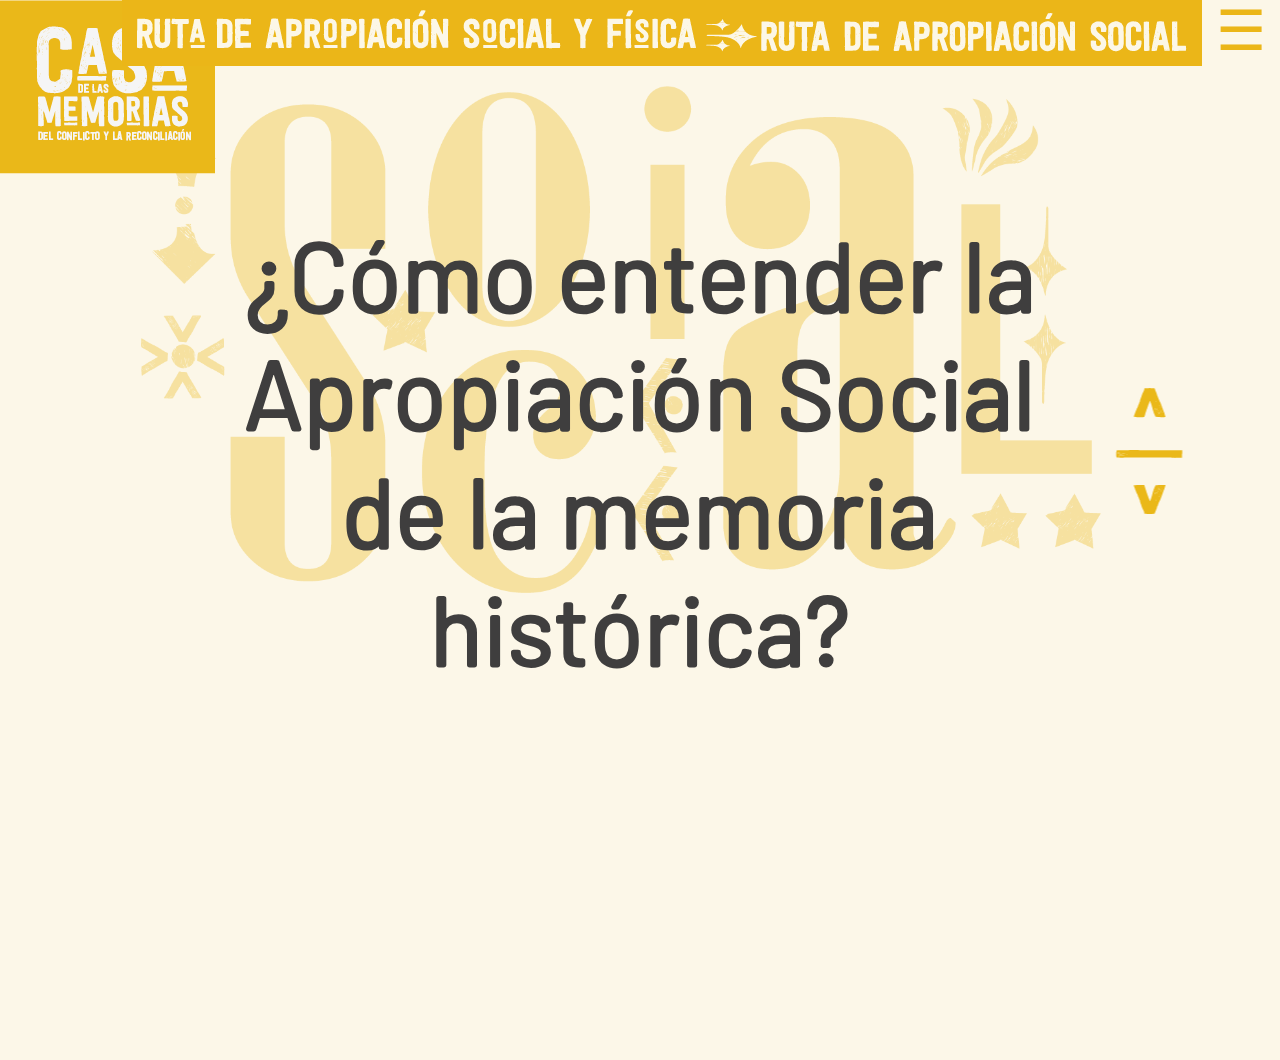
<file: ruta-apropiacion-social.html>
<!DOCTYPE html>
<html>

<head>
    <meta charset="utf-8">
    <title>Ruta de apropiación social</title>
    <link rel="stylesheet" href="css/normalize.css">
    <link rel="stylesheet" href="css/style.css">
    <meta name="viewport" content="width=device-width, user-scalable=no">
</head>

<body id="bodySocial" style="background-image: url('img/social.png');">
    <header>
        <div class="logo">
            <a href="index.html"><img src="img/logo-casa-de-la-memoria.png"></a>
        </div>
        <div class="menu">
            <div class="seccion">
                <img src="img/ruta-social-fisica-banner.png">
                <img src="img/ruta-social-banner.png">
            </div>
            <span id="hamburguesa" onclick="openNavMenu()">&#9776;</span>
            <div id="mySidenavMenu" class="sidenavMenu">
                <ul>
                    <li><a href="ruta-apropiacion-fisica.html" onclick="closeNavMenu();"><img
                                src="img/ruta-fisica-banner.png"></a></li>
                    <hr>

                    <hr>
                    <a href="javascript:void(0)" class="closebtn" onclick="closeNavMenu()"><img src="img/close.png"></a>
                </ul>
            </div>
        </div>
    </header>
    <section>

        <div class="layer"></div>
        <div class="contenido">
            <div class="slide texto up">
                <h4><strong>¿Cómo entender la Apropiación Social de la memoria histórica?</strong></h4>

                <div class="hider-arriba" id="hider-social"></div>
            </div>

            <div class="slide imagen">
                <img src="img/social-01.jpg">
                <div class="degrade"></div>
                <p> Primer encuentro de victimas, noviembre 2017- SPCC</p>
            </div>

            <div class="slide texto up">
                <p>La Apropiación Social de la memoria histórica hace referencia al proceso de
                    consolidación social que da vida a la Casa de las Memorias del Conflicto y la
                    Reconciliación, que busca promover la participación de las víctimas y
                    sobrevivientes del conflicto armado en la construcción colectiva de memorias, a
                    partir de metodologías participativas con enfoque diferencial y comunitario. Así
                    mismo, busca promover la participación y encuentro de todos los actores
                    implicados en la reflexión de la memoria histórica, la construcción de paz y la
                    reconciliación en el municipio de Santiago de Cali y la región. A continuación se
                    exponen las <strong>diferentes estrategias</strong> que se han implementado
                    en esta ruta de apropiación social.</p>
            </div>

            <div class="slide texto">
                <a class="seccionMenu" href="componente-academico.html"><img src="img/componente-academico-menu.png"
                        alt=""></a>
                <a class="seccionMenu" href="construccion-memorias.html"><img src="img/construccion-memorias-menu.png"
                        alt=""></a>
                <a class="seccionMenu" href="sensibilidad.html"><img src="img/sensibilidad-menu.png" alt=""></a>
                <a class="seccionMenu" href="alianzas-04.html"><img src="img/alianzas-menu.png" alt=""></a>
                <a class="seccionMenu" href="proyecciones.html"><img src="img/proyecciones-menu.png" alt=""></a>
                <div class="hider-arriba" id="hider-menuAbajo"></div>
            </div>

            <!-- Controles -->
            <div class="control-slider">
                <p class="arriba" id="arriba" onclick="plusSlides(-1);"><img src="img/arriba.png"></p>
                <p class="centro"><img src="img/centro.png"></p>
                <p class="abajo" id="abajo" onclick="plusSlides(1)"><img src="img/abajo.png"></p>
            </div>

            <div id="slider" class="slide-contenedor" style="display: none;">
                <div>
                    <div class="miSlider fade">
                        <img src="img/social-01.jpg">
                    </div>
                    <div class="miSlider fade">
                        <img src="img/social-02.jpg">
                    </div>
                    <div class="miSlider fade">
                        <img src="img/social-03.jpg">
                    </div>
                    <div class="direcciones">
                        <a href="#" class="atras" onclick="avanzaSlide(-1)">&#10094</a>
                        <a href="#" class="adelante" onclick="avanzaSlide(1)">&#10095</a>
                    </div>
                    <div class="barras">
                        <span class="barra active" onclick="posicionSlide(1)"></span>
                        <span class="barra " onclick="posicionSlide(2)"></span>
                        <span class="barra " onclick="posicionSlide(3)"></span>
                    </div>
                </div>
                <span class="closeSlider" onclick="closeSlider();">×</span>

            </div>






        </div>
    </section>



    <!-- JS -->
    <script src="js/main.js"></script>
    <script src="js/slider.js"></script>
</body>

</html>
</file>
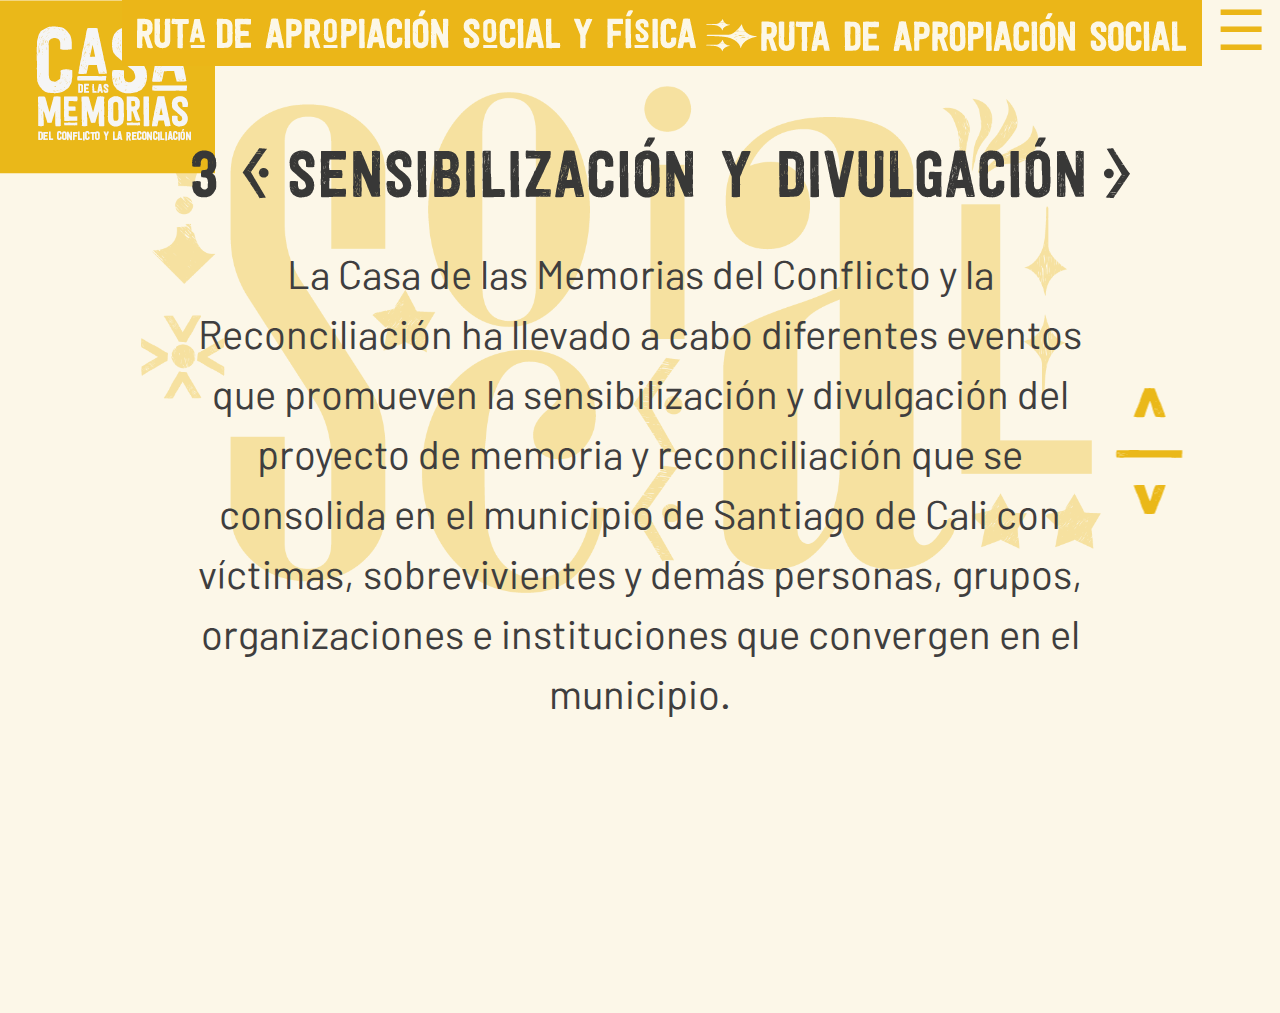
<file: sensibilidad.html>
<!DOCTYPE html>
<html>

<head>
    <meta charset="utf-8">
    <title>Ruta de apropiación social</title>
    <link rel="stylesheet" href="css/normalize.css">
    <link rel="stylesheet" href="css/style.css">
    <meta name="viewport" content="width=device-width, user-scalable=no">
</head>

<body id="bodySocial" style="background-image: url('img/social.png');">
    <header>
        <div class="logo">
            <a href="index.html"><img src="img/logo-casa-de-la-memoria.png"></a>
        </div>
        <div class="menu">
            <div class="seccion">
                <img src="img/ruta-social-fisica-banner.png">
                <img src="img/ruta-social-banner.png">
            </div>
            <span id="hamburguesa" onclick="openNavMenu()">&#9776;</span>
            <div id="mySidenavMenu" class="sidenavMenu">
                <ul>
                    <li><a href="ruta-apropiacion-fisica.html" onclick="closeNavMenu();"><img
                                src="img/ruta-fisica-banner.png"></a></li>
                    <hr>

                    <hr>
                    <a href="javascript:void(0)" class="closebtn" onclick="closeNavMenu()"><img src="img/close.png"></a>
                </ul>
            </div>
        </div>
    </header>
    <section>

        <div class="layer"></div>
        <div class="contenido">
           <!-- SENSIBILIDAD Y DIVULGACIÓN -->

           <div class="slide texto">
            <img src="img/sensibilidad-negro.png">
            <p>La Casa de las Memorias del Conflicto y la Reconciliación ha llevado a cabo
                diferentes eventos que promueven la sensibilización y divulgación del
                proyecto de memoria y reconciliación que se consolida en el municipio de
                Santiago de Cali con víctimas, sobrevivientes y demás personas, grupos,

                organizaciones e instituciones que convergen en el municipio.</p>
            <div class="hider-arriba" id="hider-sensibilidad"></div>
        </div>

        <div class="slide imagen">
            <img src="img/social-04.jpg">
            <div class="degrade"></div>
            <p> Primer encuentro de victimas, noviembre 2017- SPCC</p>
        </div>

        <div class="slide texto_3">
            <img src="img/sensibilidad-negro.png">

            <div class="socialPadre">
                <div>• Acción de memoria en el Terminal<br> Municipal de Transporte de Cali, <br> -noviembre de
                    2017.<br>
                    <div class="socialPadre_2">
                        <div class="subMenu" onclick="openModal12();">Ver fotos</div>
                    </div>
                </div>

                <div>
                    • Evento de conmemoración 28 años <br> del atentado al avión de Avianca (1989), <br> realizado
                    en Cali en 2017.
                    <div class="socialPadre_2">
                        <div class="subMenu" onclick="openModal13();">Ver fotos</div>
                        <div class="subMenu" onclick="openModal14();">Ver nota</div>
                    </div>
                </div>
            </div>

            <div class="socialPadre">
                <div>
                    • Evento “Pacto por la Memoria y la Reconciliación <br> de las Víctimas”, desarrollado con la
                    mesa <br> Municipal de Participación Efectiva de las Víctimas, <br>
                    Subsecretaría de Atención Integral a Víctimas <br>y Unidad para las Víctimas, -noviembre de 2017
                    <div class="socialPadre_2">
                        <div class="subMenu" onclick="openModal15();">Ver fotos</div>
                        <div class="subMenu" onclick="openModal16();">Ver nota</div>
                    </div>
                </div>

                <div>
                    Visita Guiada con Jóvenes de Llano Verde <br> al Museo Popular de Siloé, Parque Artesanal, <br>
                    Loma de la Cruz y Cristo Rey, -2017.
                    <div class="socialPadre_2">
                        <div class="subMenu" onclick="openModal17();">Ver fotos</div>
                    </div>
                </div>
            </div>

            <!-- Modals -->
            <div id="myModal14" class="modal" style="display: none;">
                <div class="modal-sensibilidad ">
                    <span class="close" onclick="closeModal14();">×</span>
                    <div class="modal-body">
                        <iframe
                            src="https://www.cali.gov.co/bienestar/publicaciones/137277/pacto-por-la-memoria-y-reconciliacion-de-las-victimas/"
                            style="width:1000px; height:900px;" frameborder="0"></iframe>
                    </div>
                </div>
            </div>

            <div id="myModal16" class="modal" style="display: none;">
                <div class="modal-sensibilidad ">
                    <span class="close" onclick="closeModal16();">×</span>
                    <div class="modal-body">
                        <iframe
                            src="https://www.cali.gov.co/pazycultura/publicaciones/137582/cali-conmemora-este-lunes-los-28-anos-del-atentado-de-avianca/"
                            style="width:1000px; height:900px;" frameborder="0"></iframe>
                    </div>
                </div>
            </div>
        </div>

        <div class="slide texto_2">
            <img src="img/sensibilidad-negro.png">
            <div class="socialPadre">
                <div>• Mural Homenaje a Familiares de<br> desaparecidos en el marco del conflicto <br>armado,
                    -2017..<br>
                    <div class="socialPadre_2">
                        <div class="subMenu" onclick="openModal19();">Ver fotos</div>
                    </div>
                </div>
                <div>
                    • Realización de encuesta por <br> participación ciudadana para <br> elegir el nombre del Museo.
                    <div class="socialPadre_2">
                        <div class="subMenu" onclick="openModal20();">Ver encuesta</div>

                    </div>
                </div>
            </div>

            <div class="socialPadre">
                <div>
                    • Categoría especial de memoria <br> y reconciliación en el Festival de Música <br> del Pacífico
                    Petronio Álvarez <br>
                    en agosto 2018.
                    <div class="socialPadre_2">
                        <div class="subMenu" onclick="openModal21();">Ver fotos</div>
                    </div>
                </div>

                <div>
                    • Día Pacifico por la Memoria <br> y la Reconciliación, realizado en <br> El Museo La Tertulia
                    <br>en agosto de 2019.
                    <div class="socialPadre_2">
                        <div class="subMenu" onclick="openModal22();">Ver fotos</div>
                        <div class="subMenu" onclick="openModal23();">Ver nota</div>
                    </div>
                </div>
            </div>

            <!-- Modals -->
            <div id="myModal20" class="modal" style="display: none;">
                <div class="modal-sensibilidad ">
                    <span class="close" onclick="closeModal20();">×</span>
                    <div class="modal-body">
                        <iframe
                            src="https://www.cali.gov.co/pazycultura/publicaciones/145322/veni-ayudanos-a-escoger-el-nombre-del-museo-de-memoria-historica-del-conflicto-y-la-reconciliacion/"
                            style="width:1000px; height:900px;" frameborder="0"></iframe>
                    </div>
                </div>
            </div>

            <div id="myModal23" class="modal" style="display: none;">
                <div class="modal-sensibilidad ">
                    <span class="close" onclick="closeModal23();">×</span>
                    <div class="modal-body">
                        <iframe
                            src="https://verdadabierta.com/petronio-alvarez-le-cantara-la-memoria-la-reconciliacion/"
                            style="width:1000px; height:900px;" frameborder="0"></iframe>
                    </div>
                </div>
            </div>
        </div>

        <div class="slide texto">
            <img src="img/sensibilidad-negro.png">
            <div>
                <p>• Activación pedagógica en Quilombo pedagógico en Festival de Música del Pacífico Petronio
                    Álvarez en agosto 2019.</p>
                <div class="socialPadre_2">
                    <div class="subMenu" onclick="openModal24();">Ver fotos</div>
                </div>
            </div>

            <div>
                <p>• Participación en el "I Encuentro de Memoria y Reconciliación" organizado por la I.E. Ángeles de
                    Dios. - octubre 2019.</p>
                <div class="socialPadre_2">
                    <div class="subMenu" onclick="openModal25();">Ver fotos</div>
                    <div class="subMenu" onclick="openModal26();">Ver nota</div>
                </div>
            </div>

            <div>
                <p>• Encuentro "Cantos a la Vida, Versos a la Paz" en el Centro Comercial
                    Cosmocentro en octubre de 2019.</p>
                <div class="socialPadre_2">
                    <div class="subMenu" onclick="openModal27();">Ver fotos</div>
                </div>
            </div>

            <!-- Modals -->
            <div id="myModal26" class="modal" style="display: none;">
                <div class="modal-sensibilidad ">
                    <span class="close" onclick="closeModal26();">×</span>
                    <div class="modal-body">
                        <iframe
                            src="https://www.cali.gov.co/educacion/publicaciones/150198/memoria-y-reconciliacion-la-escuela-como-lugar-de-paz/"
                            style="width:1000px; height:900px;" frameborder="0"></iframe>
                    </div>
                </div>
            </div>

        </div>


            <div class="slide texto">
                <a class="seccionMenu"  href="componente-academico.html"><img src="img/componente-academico-menu.png" alt=""></a>
                <a class="seccionMenu" href="construccion-memorias.html"><img src="img/construccion-memorias-menu.png" alt=""></a>
                <a class="seccionMenu" href="sensibilidad.html"><img src="img/sensibilidad-menu.png" alt=""></a>
                <a class="seccionMenu"  href="alianzas-04.html"><img src="img/alianzas-menu.png" alt=""></a>
                <a class="seccionMenu"  href="proyecciones.html"><img src="img/proyecciones-menu.png" alt=""></a>
                <div class="hider-arriba" id="hider-menuAbajo"></div>
            </div>

             <!-- Controles -->
             <div class="control-slider">
                <p class="arriba" id="arriba" onclick="plusSlides(-1);"><img src="img/arriba.png"></p>
                <p class="centro"><img src="img/centro.png"></p>
                <p class="abajo" id="abajo" onclick="plusSlides(1)"><img src="img/abajo.png"></p>
            </div>

        </div>
    </section>



    <!-- JS -->
    <script src="js/main.js"></script>
    <script src="js/slider.js"></script>
</body>

</html>
</file>
<file: css/style.css>
/**************
FONTS
***************/

@font-face{ 
  font-family: Barlow;
  src: url('../fonts/Barlow-Regular.eot');
  src: url('../fonts/Barlow-Regular.eot#iefix') format('embedded-opentype'),
       url('../fonts/Barlow-Regular.woff') format('woff'),
       url('../fonts/Barlow-Regular.ttf') format('truetype'),
       url('../fonts/Barlow-Regular.svg#webfont') format('svg');
}


@font-face{ 
  font-family: BarlowBold;
  src: url('../fonts/Barlow-Bold.eot');
  src: url('../fonts/Barlow-Bold.eot#iefix') format('embedded-opentype'),
       url('../fonts/Barlow-Bold.woff') format('woff'),
       url('../fonts/Barlow-Bold.ttf') format('truetype'),
       url('../fonts/Barlow-Bold.svg#webfont') format('svg');
}

/* menu de prueba, luego se borra */
.menuPrueba{
    margin-top: 300px;
}
.menuPrueba a{
    color: black;
    font-size: 50px;
    display: block;
}


h1, h2, h3, h4, p, ul, ol, li, i, a, span {
  font-family: Barlow;
  color: #3F3E3E;
  font-weight: 400;
}

b {
    font-family: BarlowBold;
}


h4 {
  font-size: 98px;
}

p {
  font-size: 40px;
  line-height: 1.5em;
}

.up p {
    font-size: 48px;
    line-height: 1.3em;
}


.ruta{
    font-size: 50px;
    font-weight: 600;
    margin-bottom: -45px;
}
a {
  text-decoration: none;
  color: #898989;
}

ul {
  list-style: none;
  margin-top: 0;
}

span {
  color: #fcf7e8;
}


body {
    background-color: #fff;
    margin: 0;
    overflow: hidden;
    text-align: center;
}

/*********
EFECTOS
*********/

.slide {
    transition: all 1.3s ease-in-out;
}


/* SLIDER DE IMAGENES Y VIDEOS */

.slide-contenedor{
    max-width:90%;
    max-height: 100vh;
    width: 100%;
    height: auto;
    position: relative;
    overflow: hidden;
    margin: auto;
   top: 26px;
    z-index: 4;
}

.slide-contenedor video{
    width: 100%;
}

.miSlider{
    display: none;
    transition: 2s;
    max-height: 100vh;
}


.miSlider img{
    width: 100%;
    max-height: 100vh;
    height: inherit;
    object-fit: cover;
    vertical-align: top;
    transition: 2s;
}

.miSlider2{
    display: none;
    transition: 2s;
    max-height: 100vh;
}


.miSlider2 img{
    width: 100%;
    max-height: 100vh;
    height: inherit;
    object-fit: cover;
    vertical-align: top;
    transition: 2s;
}

.direcciones{
    width: 100%;
    height: 100%;
    position: absolute;
    top: 0;
    display: flex;
    justify-content: space-between;
    align-items: center;
    font-size: 60px;
}

.direcciones a{
    color: orange;
    display: inline-block;
    padding: 25px;
    text-decoration: none;
}

.direcciones a:hover{
    background: rgba(3, 3, 3, 0.438);
    transition: .5s;
}

.videoDireccion{
    top: -95px;
}

.barras{
    position: absolute;
    bottom: 0;
    width: 100%;
    display: flex;
    justify-content: center;
    margin-bottom: 15px;
}

.barra{
    cursor: pointer;
    height: 2px;
    width: 25px;
    margin: 0 2px;
    background: #dcdde1;
    display: inline-block;
}

.active{
    background-color: #e74c3c;
}

.fade{
    animation-name: fade;
    animation-duration: 1.5s;

}

@keyframes fade {
    from{opacity: .4;}
    to{opacity: 1;}
}





.imagen {
    transition: all 1.5s ease-in-out;
}

.menuSlide {
    transition: all 1.8s ease-in-out;
}

/*
@keyframes entrada {
    0% {top: 100%;}
   100% {top: 50%;}
}

@keyframes salida {
    0% {top: 50%;}
   100% {top: 0%;}
}
*/

@keyframes vivo {
  0% {transform: translateY(0%);}
  33% {transform: translateY(10%);}
  66% {transform: translateY(0%);}
  100% {transform: translateY(-10%);}
}

.control-slider .abajo {
  animation: vivo 3s linear 2s infinite alternate;
}


/******
MENÚ
*******/
/*Header 100% width margin 0*/
header {
    margin: 0;
    width: 100%;
}

/*Logo posicion absoluta*/
.logo {
    position: absolute;
    z-index: 2;
}

/*Margen logos*/
.logos img {
    margin: auto 20px;
    transform: translateY(80px);
}

/*Menú a la derecha*/
.menu {
    position: absolute;
    right: 0;
    z-index: 4;
}

/*Secciones: background color, float y padding*/
.seccion {
    background-color: #EBB618;
    float: left;
    padding: 10px 15px;
}

.seccionMenu {
    display: block;
    margin-top: 45px !important;
    background-color: #EBB618;
    padding: 17px 43px;
    width: 64%;
    margin: auto;
}

.seccionMenu img:hover{
    cursor: pointer;
}

/*Hamburguesa*/
span#hamburguesa {
    display: flex;
    font-size: 3.5em;
    color: #EBB618;
    padding: 0.25em;
    line-height: 0.5;
}



.sidenavMenu {
    height: auto;
    width: 0;
    position: fixed;
    z-index: 4;
    top: 60px;
    right: 79px;
    background-color: #EBB618;
    overflow-x: hidden;
    padding-bottom: 60px;
    transition: 0.5s;
}


.sidenavMenu a {
    padding: 0%;
    transition: 0.3s;
    float: right;
}


.sidenavMenu .closebtn {
    position: absolute;
    bottom: 0;
    right: 0;
    padding: 1% 2%;
    line-height: 1;
}

.sidenavMenu .closebtn img {
  padding: 1% 5%;
}

/*IMG sidenav*/
.sidenavMenu img {
    padding: 0.5em 1em;
}


/*HR Menú*/
.sidenavMenu hr {
    display: block;
    border: 1px solid #FCF7E8;
    width: 100%;
    margin: auto;
    float: right;
    margin-right: 1.5em;
}

/******
BODY
*******/

/*Background imagen body*/
body {
    background-color: #FCF7E8;
    margin: 0;
    background-repeat: no-repeat;
    background-size: 75%;
    background-position: 50% -20%;
}

#bodyIndex{
    background-size: 70%;
    background-position: 42% 59%;
}

#bodyFisica{
    background-size: 80%;
    background-position: 42% 59%;
}

#bodySocial{
    margin: 0;
    background-size: 75%;
    background-position: 44% -17%;
}


/*Layer transparencia backgroun image*/
.layer {
  width: 100%;
  height: 100%;
  position: absolute;
  background-color: #fcf7e8;
  filter: opacity(0.65);
  z-index: -1;
}

/*********
SLIDER CONTROL
********/

.control-slider {
    position: absolute;
    right: 5%;
    top: 50%;
    font-size: 5em;
    line-height: 0;
    transform: translate(-50%, -50%);
    z-index: 2;
}

.control-slider p {
    color: #60984C;
    font-weight: bold;
    margin: 0;
}

/*Separar slider superior de inferior 10px margen*/
.control-slider .centro {
    margin: 10px 0px;
    line-height: inherit;
}

/*Parche para tapar slider primera slide*/
.hider-arriba {
    height: 60px;
    width: 50px;
    background: #FCF7E8;
    position: absolute;
    z-index: inherit;
    right: -155px;
    top: 260px;
    transition: 0s !important;
}

/*Hiders individuales top*/

#hider-home{
    top: 236px;
}

#hider-menuAbajo{
    top: 396px
}

#hider-academico{
    top: 223px;
    right: -107px;
}

#hider-menuAbajo_2{
    top: 248px;
}

#hider-social{
    top: 165px;
}

#hider-fisica{
    top: 144px;
}

#hider-construccion{
    top: 257px;
    right: -147px;
}
#hider-sensibilidad{
    top: 153px;
    right: -147px;
}

#hider-alianzas{
    top: 306px;
    right: -147px;
}

#hider-proyecciones{
    top: 174px;
    right: -147px;
}

/***********
MENÚ GENERAL
***********/
/*Background naranja y full height y width*/
.slide.menuSlide {
    background-color: #EBB618;
    height: 100vh;
    width: 100vw;
    /* position: absolute; */
    z-index: 5;
}

.menuSlidePadre{
    display: flexbox !important;
    flex-direction: column;
    justify-content: center;
}

/*Elementos posicioón abosluta y z-index*/
.slide.menuSlide img, .slide.menuSlide hr {
  position: absolute;
}

/*Posiciones items*/
img#menuLogo {
    left: 0;
}

#menuBarra {
    position: absolute;
    height: 58px;
    top: 0;
    background-color: #EBB618;
    width: 100vw;
    z-index: 5;
    transition: none;
}

img#menuBanner {
    background-color: #FCF7E8;
    padding: 5px 15px;
    right: 79px;
    z-index: 5;
  
}


/*Centrar posición elementos*/
#menu1, #menu2, #menu3, #menu4, #menu5, #menu6, #menuHr1, #menuHr2, #menuHr3, #menuHr4, #menuHr5, #menuHr6, #menuHr7, #menuRombo1, #menuRombo2 {
  transform: translate(-50%, -50%);
}

img#menu1 {
    width: 600px;
    top: 53.3%;
    left: 25.6%;
}

img#menu2 {
    width: 600px;
    top: 53.3%;
    left: 74.6%;
}



/*Separadores*/
.menuSlide hr {
    border: solid 2px #FCF7E8;
    width: 400px;
    margin: 0;
}

hr#menuHr1 {
    top: 50%;
    left: 16.6%;
}


hr#menuHr2 {
    top: 53.3%;
    left: 49.3%;
    transform: translate(-50%, -50%) rotate(90deg);
    width: 511px;
}

hr#menuHr3 {
    top: 50%;
    left: 50%;
}

hr#menuHr4 {
    top: 33.3%;
    left: 66.6%;
    transform: translate(-50%, -50%) rotate(90deg);
    width: 225px;
}


hr#menuHr5 {
    top: 50%;
    left: 83.3%;
}

hr#menuHr6 {
    top: 66.6%;
    left: 33.3%;
    transform: translate(-50%, -50%) rotate(90deg);
    width: 225px;
}

hr#menuHr7 {
    top: 66.6%;
    left: 66.6%;
    transform: translate(-50%, -50%) rotate(90deg);
    width: 225px;
}


/*********
CONTENIDO
********/
/***TEXTO***/
/*Centrar*/
.texto, .imagen {
    position: absolute;
    width: 70%;
    margin: auto;
    top: 50%;
    transform: translate(-50%,-50%);
    left: 50%;
    z-index: 3;
}

.texto_2{
    position: absolute;
    width: 85%;
    margin: auto;
    top: 58%;
    transform: translate(-50%,-50%);
    left: 45%;
    z-index: 3;
}

.texto_3{
    position: absolute;
    width: 89%;
    margin: auto;
    top: 50%;
    transform: translate(-50%,-40%);
    left: 47%;
    z-index: 3;
}
/* *PARRAFOS* */



/***IMAGEN***/
/*Full height y width con fondo gris*/
.imagen {
    height: 100vh;
    width: 100vw;
    background-color: #595858;
    z-index: 1;
}

/*Alinear imagen a izuqierda y height 100%*/
.imagen img {
    height: 100%;
    display: block;
}

/*Texto referencias imagenes*/
.imagen p {
    color: #fff;
    position: absolute;
    right: 0;
    bottom: 0;
    font-size: 15px;
    margin: 1% 2%;
}

.socialPadre{
    display: flex;
    justify-content: center;
}

.socialPadre div{
    margin: 12px 63px;
    font-size: 35px;
}

.socialPadre_2{
    display: flex;
    justify-content: center;
}

.socialPadre_2 div{
    font-size: 30px;
    margin: 0px 35px;
}

.subMenu{
    color: white;
    background-color: #EBB618;
    padding: 10px 15px;
}

/***VIDEO***/
/*Full height y width con fondo gris*/
.video {
    height: 100vh;
    width: 100vw;
    background-color: #595858;
    z-index: 1;
    position: absolute;
}

/*Marco con margen beige 70% width*/
.video-marco {
    position: absolute;
    width: 70%;
    margin: auto;
    top: 50%;
    transform: translate(-50%,-50%);
    left: 50%;
    z-index: 3;
    padding: 35px;
    background-color: #FCF7E8;
}


/*******
FOOTER
********/
footer {
  position: absolute;
  right: 0%;
  bottom: 0%;
  
}

/***MENU RECURSOS***/
/*Container*/
.sidenavRecursos {
    height: calc(100% - 61px);
    width: 0;
    position: fixed;
    z-index: 4;
    top: 60px;
    right: -5px;
    background-color: #EBB618;
    overflow-x: hidden;
    padding-top: 205px;
    transition: 0.5s;
    border-right: solid 5px #fff;
    text-align: left;
}


/*Links*/
.sidenavRecursos a {
    padding: 1% 10%;
    text-decoration: none;
    font-size: 23px;
    color: #fcf7e8;
    display: block;
    transition: 0.3s;
    line-height: 1.3em;
    max-width: 73%;
}

/*Botón cierre*/
.sidenavRecursos .closebtn {
    position: absolute;
    top: 0;
    right: 0;
    font-size: 5em;
    margin-left: 50px;
    padding: 1% 5%;
    line-height: 1;
}



/*Padding elementos*/
.sidenavRecursos img, .sidenavRecursos a {
    padding: 0.5em 1em;
    padding-left: 60px;
    clear: left;
}

.sidenavRecursos .closebtn img {
  padding-right: 0;
}


/*Logo pdf float left*/
img#img-pdf {
    float: left;
    padding-left: 55px;
    padding-top: 0;
    padding-bottom: 2em;
}

/*Degradé referencias*/
.degrade {
    position: absolute;
    bottom: 0;
    width: 100%;
    height: 20%;
    background-image: linear-gradient(#00000000, #000000a1);
}

/*Subtítulos span*/
.sidenavRecursos span {
    display: flex;
    margin: 0;
    font-size: 17px;
    line-height: 1.4em;
}

/*Divisor recursos*/
.sidenavRecursos a hr {
    border: 1.0px solid #fcf7e8;
    width: calc(100% - 120px);
    float: right;
}

/***MODAL REFERENCIAS***/
.modal-content {
    animation-name: zoom;
    animation-duration: 1.5s;
}


.modal {
    display: block;
    position: fixed;
    z-index: 200;
    padding-top: 70px;
    left: 0;
    width: 100%;
    height: auto;
    max-height: 80vh;
}

.modal video{
    width: 100%;
}

/*CERRAR MODAL*/
.close {
    cursor: pointer;
    position: absolute;
    top: 0.11em;
    right: 0.1em;
    font-size: 60px;
    font-weight: bold;
    padding: 0px !important;
    border: none !important;
    color: #fff;
    line-height: 0.3em;
}



.close:hover {
  background-color: transparent !important;
  cursor: pointer;
}

.closeSlider {
    cursor: pointer;
    position: absolute;
    top: 0.11em;
    right: 0.1em;
    font-size: 130px;
    font-weight: bold;
    padding: 0px !important;
    border: none !important;
    color: orange;
    line-height: 0.3em;
}

/*Contenido modal*/
.modal-content {
    margin: auto;
    display: block;
    width: 1000px;
    max-width: 80%;
    position: relative;
    background-color: #80808075;
    padding: 2%;
    box-shadow: 5px 5px 10px #2a2a2b47;
 
}

.modal-contentVideo {
    margin: auto;
    display: block;
    width: 1801px;
    max-width: 80%;
    position: relative;
    background-color: #80808075;
    padding: 2%;
    box-shadow: 5px 5px 10px #2a2a2b47;
}


/* modal individuales
.modal-sensibilidad {
    margin: auto;
    display: block;
    width: 1000px;
    max-width: 80%;
    position: relative;
    background-color: #80808075;
    padding: 2%;
    box-shadow: 5px 5px 10px #2a2a2b47;
    top: -935px;
}

.modal-sensibilidad-2 {
    margin: auto;
    display: block;
    width: 1000px;
    max-width: 80%;
    position: relative;
    background-color: #80808075;
    padding: 2%;
    box-shadow: 5px 5px 10px #2a2a2b47;
    top: -893px;
}

.modal-alianza{
    margin: auto;
    display: block;
    width: 1000px;
    max-width: 80%;
    position: relative;
    background-color: #80808075;
    padding: 2%;
    box-shadow: 5px 5px 10px #2a2a2b47;
    top: -865px;
} */


/* Excepciones a algunos modals */
#modal2{
    margin: auto;
    width: 1000px;
    max-width: 80%;
    position: relative;
    background-color: #80808075;
    padding: 2%;
    box-shadow: 5px 5px 10px #2a2a2b47;
    top: -864px;
    
}
</file>
